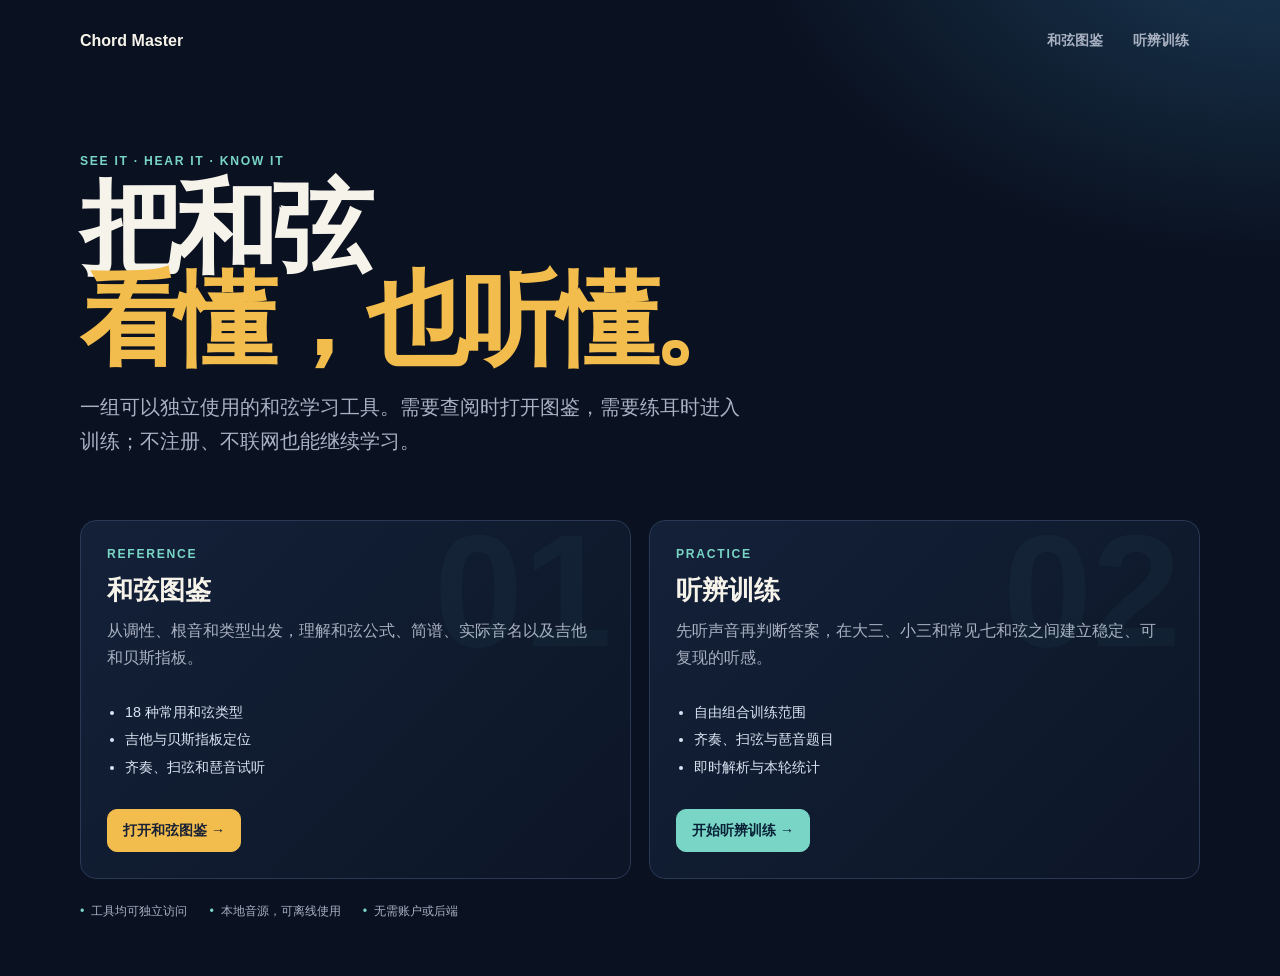
<file: index.html>
<!doctype html>
<html lang="zh-CN">
<head>
  <meta charset="utf-8" />
  <meta name="viewport" content="width=device-width, initial-scale=1" />
  <meta name="description" content="Chord Master：独立使用的和弦图鉴与听辨训练工具。" />
  <title>Chord Master · 和弦学习工具</title>
  <link rel="stylesheet" href="assets/css/common.css" />
  <style>
    .hero{padding:54px 0 42px;max-width:820px}.hero h1{font-size:clamp(3rem,8vw,6.8rem);line-height:.9;letter-spacing:-.065em;margin:14px 0 24px}.hero h1 span{color:var(--gold)}.hero p{color:var(--muted);font-size:clamp(1rem,2vw,1.22rem);line-height:1.75;max-width:670px}.tool-grid{display:grid;grid-template-columns:repeat(2,minmax(0,1fr));gap:18px}.tool-card{padding:26px;min-height:300px;display:flex;flex-direction:column;position:relative;overflow:hidden}.tool-card:after{content:attr(data-mark);position:absolute;right:18px;top:-22px;font-size:10rem;font-weight:900;color:rgba(121,213,198,.045);pointer-events:none}.tool-card h2{font-size:1.65rem;margin:12px 0 10px}.tool-card p{color:var(--muted);line-height:1.65;margin:0 0 28px;max-width:480px}.tool-card ul{margin:0 0 28px;padding-left:18px;color:#dbe4f4;font-size:.9rem;line-height:1.9}.tool-card .button{margin-top:auto;align-self:flex-start}.principles{display:flex;gap:22px;flex-wrap:wrap;margin-top:24px;color:var(--muted);font-size:.78rem}.principles span:before{content:'•';color:var(--teal);margin-right:7px}@media(max-width:720px){.hero{padding-top:28px}.tool-grid{grid-template-columns:1fr}.tool-card{min-height:270px}}
  </style>
</head>
<body><main class="shell">
  <nav class="site-nav"><a class="brand" href="index.html">Chord Master</a><div class="nav-links"><a href="chord-atlas.html">和弦图鉴</a><a href="ear-training.html">听辨训练</a></div></nav>
  <header class="hero"><div class="eyebrow">See it · Hear it · Know it</div><h1>把和弦<br><span>看懂，也听懂。</span></h1><p>一组可以独立使用的和弦学习工具。需要查阅时打开图鉴，需要练耳时进入训练；不注册、不联网也能继续学习。</p></header>
  <section class="tool-grid" aria-label="工具入口">
    <article class="panel tool-card" data-mark="01"><div class="eyebrow">Reference</div><h2>和弦图鉴</h2><p>从调性、根音和类型出发，理解和弦公式、简谱、实际音名以及吉他和贝斯指板。</p><ul><li>18 种常用和弦类型</li><li>吉他与贝斯指板定位</li><li>齐奏、扫弦和琶音试听</li></ul><a class="button primary" href="chord-atlas.html">打开和弦图鉴 →</a></article>
    <article class="panel tool-card" data-mark="02"><div class="eyebrow">Practice</div><h2>听辨训练</h2><p>先听声音再判断答案，在大三、小三和常见七和弦之间建立稳定、可复现的听感。</p><ul><li>自由组合训练范围</li><li>齐奏、扫弦与琶音题目</li><li>即时解析与本轮统计</li></ul><a class="button teal" href="ear-training.html">开始听辨训练 →</a></article>
  </section>
  <div class="principles"><span>工具均可独立访问</span><span>本地音源，可离线使用</span><span>无需账户或后端</span></div>
</main></body></html>
</file>
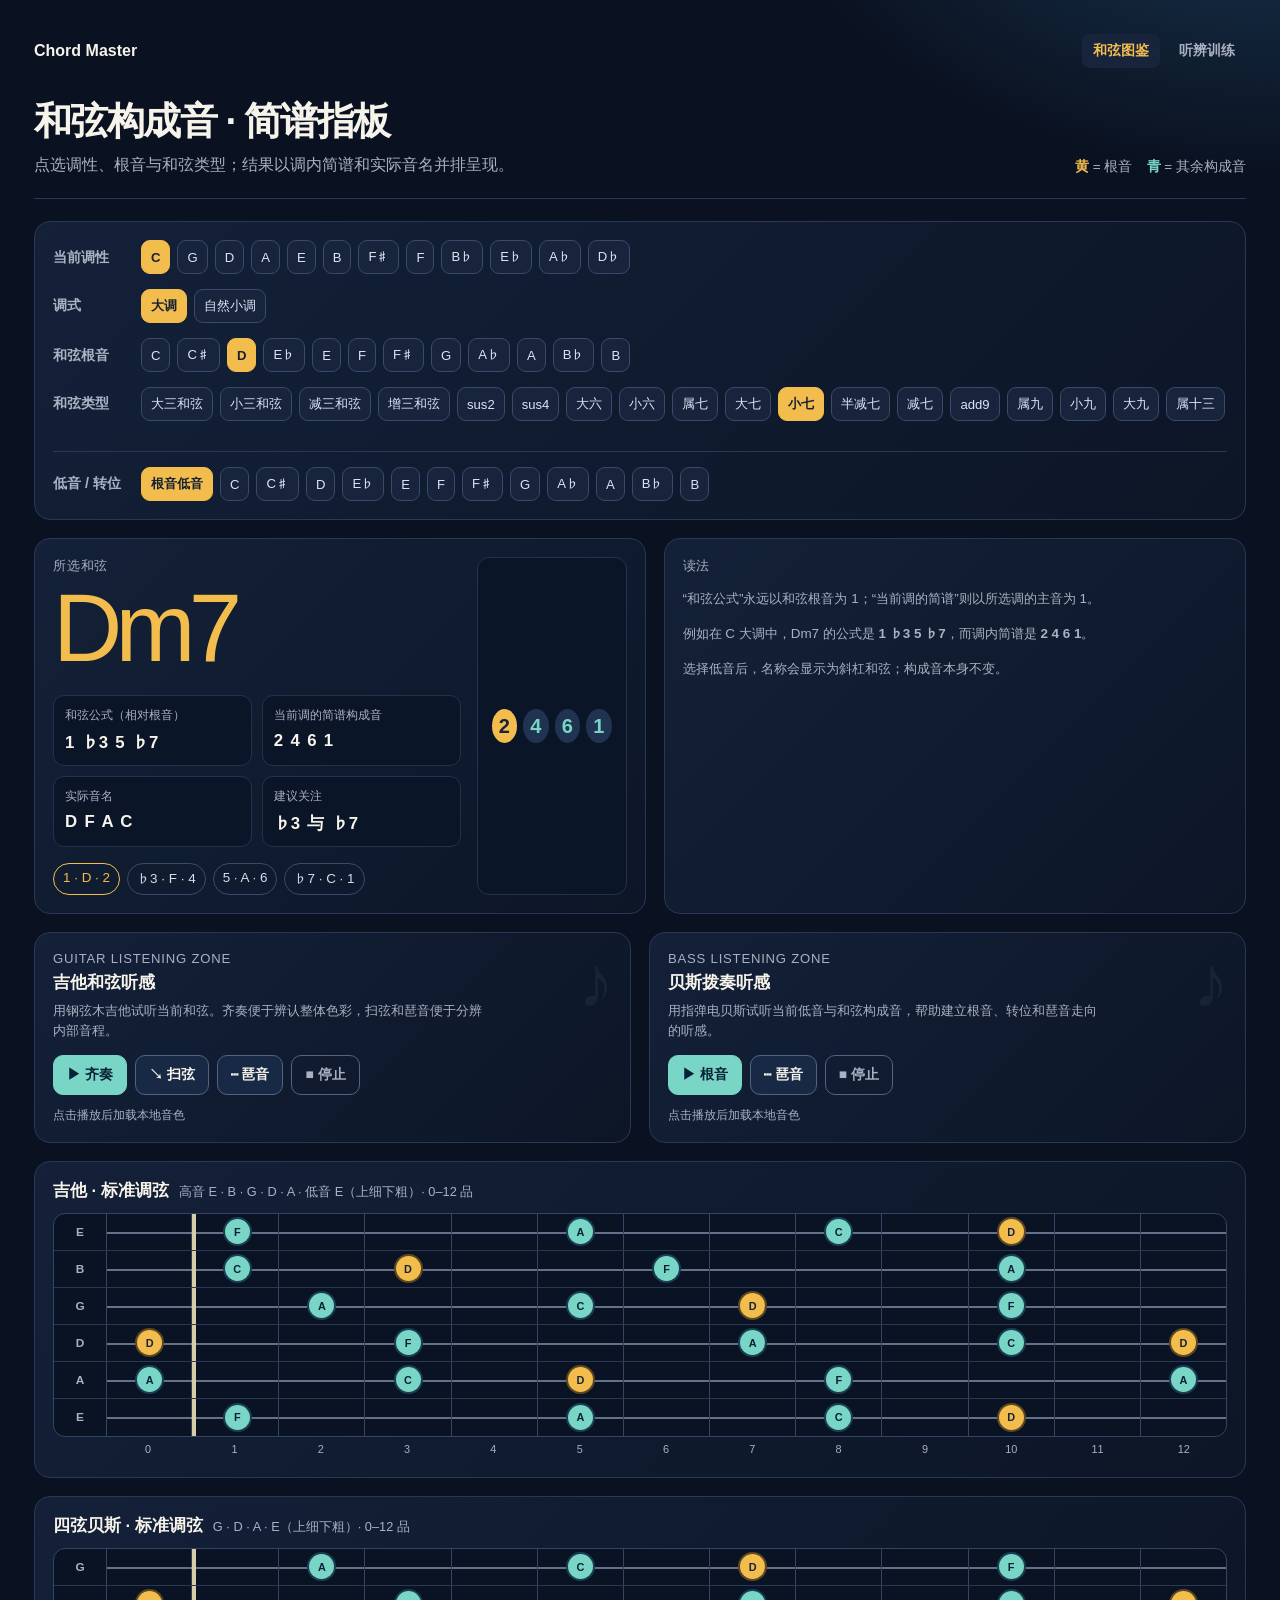
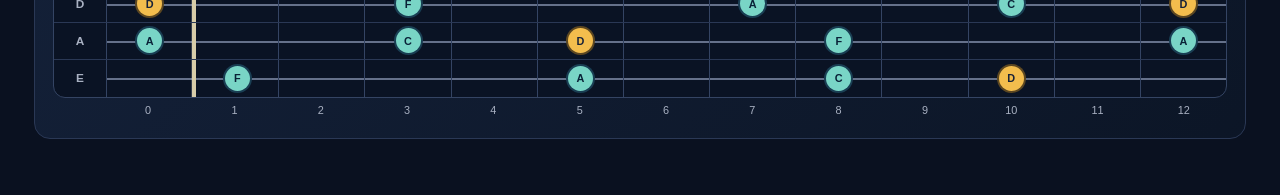
<file: chord-atlas.html>
<!doctype html>
<html lang="zh-CN">
<head>
  <meta charset="utf-8" />
  <meta name="viewport" content="width=device-width, initial-scale=1" />
  <meta name="description" content="用调内简谱、构成公式、吉他与贝斯指板查看和弦构成音。" />
  <title>和弦图鉴 · Chord Master</title>
  <link rel="icon" type="image/svg+xml" href="data:image/svg+xml,%3Csvg xmlns='http://www.w3.org/2000/svg' viewBox='0 0 64 64'%3E%3Crect width='64' height='64' rx='14' fill='%23111b2f'/%3E%3Cpath d='M14 19h36M14 32h36M14 45h36' stroke='%23f4b942' stroke-width='4' stroke-linecap='round'/%3E%3Ccircle cx='24' cy='19' r='6' fill='%23f4b942'/%3E%3Ccircle cx='39' cy='32' r='6' fill='%2386d7ca'/%3E%3C/svg%3E" />
  <style>
    :root{--ink:#f6f3ea;--muted:#a9b1c2;--navy:#0a1120;--panel:#111c31;--line:#2a3855;--gold:#f3bd4d;--teal:#79d5c6;--root:#f3bd4d;--tone:#79d5c6;--radius:16px}*{box-sizing:border-box}body{margin:0;background:radial-gradient(900px 600px at 100% -10%,#1b3b56 0%,transparent 60%),var(--navy);color:var(--ink);font-family:Inter,"Noto Sans SC","Microsoft YaHei",sans-serif;min-height:100vh}.wrap{max-width:1260px;margin:auto;padding:34px 24px 56px}header{display:flex;align-items:end;justify-content:space-between;border-bottom:1px solid var(--line);padding-bottom:22px;margin-bottom:22px}h1{font-size:clamp(1.6rem,3vw,2.5rem);letter-spacing:-.04em;margin:0}header p{color:var(--muted);margin:8px 0 0;font-size:1rem}.legend{color:var(--muted);font-size:.85rem;text-align:right}.legend b{color:var(--gold)}.panel{background:linear-gradient(135deg,rgba(20,33,57,.96),rgba(12,22,39,.95));border:1px solid var(--line);border-radius:var(--radius);padding:18px}.controls{display:grid;gap:15px}.control-label{display:flex;gap:12px;align-items:baseline}.control-label strong{font-size:.9rem;color:var(--muted);min-width:76px}.button-row{display:flex;flex-wrap:wrap;gap:7px}.choice{border:1px solid #3b4a6b;background:#17243c;color:#dbe4f4;border-radius:9px;padding:9px 11px;font:inherit;font-size:.9rem;cursor:pointer;transition:.15s}.choice:hover{border-color:#8ea2c8;transform:translateY(-1px)}.choice.active{background:var(--gold);color:#172034;border-color:var(--gold);font-weight:750}.choice.small{padding:7px 9px;font-size:.82rem}.layout{display:grid;grid-template-columns:1.05fr 1fr;gap:18px;margin-top:18px}.result{display:grid;grid-template-columns:1fr 150px;gap:16px;min-height:308px}.chord-name{font-size:clamp(3.2rem,8vw,6rem);line-height:.9;letter-spacing:-.07em;color:var(--gold);margin:10px 0 24px}.subtle{font-size:.82rem;letter-spacing:.06em;text-transform:uppercase;color:var(--muted)}.facts{display:grid;grid-template-columns:repeat(2,minmax(0,1fr));gap:10px}.fact{background:#0b1528;border:1px solid #22324e;border-radius:11px;padding:11px}.fact span{display:block;color:var(--muted);font-size:.76rem;margin-bottom:7px}.fact b{font-size:1.05rem;word-spacing:.16em}.jianpu{display:flex;align-items:center;justify-content:center;gap:6px;background:#0b1528;border:1px solid #22324e;border-radius:12px;padding:20px 14px;min-height:250px}.j-note{display:flex;align-items:center;justify-content:center;width:28px;height:34px;border-radius:50%;font-size:1.25rem;font-weight:800;background:#203452;color:var(--teal);position:relative}.j-note.root{background:var(--gold);color:#182238}.j-note .acc{position:absolute;top:-11px;font-size:.65rem;color:var(--ink);font-weight:600}.j-note .oct{position:absolute;bottom:-12px;font-size:.9rem;color:var(--muted)}.degree-list{display:flex;gap:7px;flex-wrap:wrap;margin-top:16px}.degree-chip{font-size:.84rem;border:1px solid #3b4a6b;border-radius:99px;padding:6px 9px;color:#d6deed}.degree-chip.root{border-color:var(--gold);color:var(--gold)}.listening{display:grid;grid-template-columns:1fr 1fr;gap:18px;margin-top:18px}.listen-zone{position:relative;overflow:hidden}.listen-zone:after{content:"♪";position:absolute;right:16px;top:8px;font-size:4.5rem;color:rgba(121,213,198,.07);pointer-events:none}.listen-zone h2{font-size:1.08rem;margin:4px 0 7px}.listen-zone p{color:var(--muted);font-size:.82rem;line-height:1.5;margin:0 0 14px;max-width:78%}.transport{display:flex;gap:8px;flex-wrap:wrap}.play-button{border:1px solid #526482;background:#172945;color:var(--ink);border-radius:10px;padding:10px 13px;font:inherit;font-size:.86rem;font-weight:700;cursor:pointer}.play-button:hover{border-color:var(--teal);color:var(--teal)}.play-button.primary{background:var(--teal);border-color:var(--teal);color:#092137}.play-button.stop{background:transparent;color:var(--muted)}.listen-status{font-size:.76rem;color:var(--muted);margin-top:12px;min-height:1.2em}.boards{display:grid;gap:18px;margin-top:18px}.board-title{display:flex;align-items:baseline;gap:10px;margin:0 0 11px}.board-title h2{font-size:1.04rem;margin:0}.board-title span{font-size:.8rem;color:var(--muted)}.fretboard{overflow-x:auto;padding-bottom:4px}.strings{min-width:700px;border:1px solid #344463;border-radius:12px;overflow:hidden;background:#0a1324}.string{display:grid;grid-template-columns:52px repeat(13,1fr);min-height:37px;align-items:center;position:relative}.string:not(:last-child){border-bottom:1px solid #2a3855}.string-label{font-size:.74rem;text-align:center;color:var(--muted);font-weight:700}.fret{height:100%;display:flex;align-items:center;justify-content:center;border-left:1px solid #344463;position:relative}.fret.nut-edge{border-left:4px solid #d8cda9;box-shadow:-1px 0 0 rgba(255,255,255,.18)}.fret:before{content:"";position:absolute;left:0;right:0;top:50%;border-top:2px solid #65718a;z-index:0}.note-dot{z-index:1;width:25px;height:25px;border-radius:50%;display:grid;place-items:center;font-size:.68rem;font-weight:800;background:#273754;color:#cad6eb}.note-dot.chord{background:var(--teal);color:#092137;box-shadow:0 0 0 2px #193e53}.note-dot.root{background:var(--gold);color:#182238;box-shadow:0 0 0 2px #5c4721}.fret-num{font-size:.68rem;color:var(--muted);text-align:center;padding:6px 0 0 52px;display:grid;grid-template-columns:repeat(13,1fr)}.hint{color:var(--muted);font-size:.84rem;line-height:1.55;margin:14px 0 0}.bass-row{margin-top:15px;padding-top:15px;border-top:1px solid var(--line)}@media(max-width:780px){.wrap{padding:22px 14px 44px}header{display:block}.legend{text-align:left;margin-top:12px}.layout,.listening{grid-template-columns:1fr}.result{grid-template-columns:1fr}.jianpu{min-height:84px;justify-content:flex-start}.facts{grid-template-columns:1fr}.control-label{display:block}.control-label strong{display:block;margin-bottom:8px}.choice{padding:8px 9px}}
  </style>
  <style>
    .site-nav{display:flex;justify-content:space-between;align-items:center;margin-bottom:28px}.site-nav a{color:var(--muted);text-decoration:none;font-size:.86rem;font-weight:700}.site-nav>a{color:var(--ink);font-size:1rem}.site-nav div{display:flex;gap:8px}.site-nav div a{padding:8px 11px;border-radius:8px}.site-nav a.active,.site-nav div a:hover{background:#17243c;color:var(--gold)}
  </style>
</head>
<body>
<main class="wrap">
  <nav class="site-nav" aria-label="主导航"><a href="index.html">Chord Master</a><div><a class="active" href="chord-atlas.html">和弦图鉴</a><a href="ear-training.html">听辨训练</a></div></nav>
  <header><div><h1>和弦构成音 · 简谱指板</h1><p>点选调性、根音与和弦类型；结果以调内简谱和实际音名并排呈现。</p></div><div class="legend"><b>黄</b> = 根音　<b style="color:var(--teal)">青</b> = 其余构成音</div></header>
  <section class="panel controls" aria-label="和弦选择">
    <div class="control-label"><strong>当前调性</strong><div class="button-row" id="keyChoices"></div></div>
    <div class="control-label"><strong>调式</strong><div class="button-row" id="modeChoices"></div></div>
    <div class="control-label"><strong>和弦根音</strong><div class="button-row" id="rootChoices"></div></div>
    <div class="control-label"><strong>和弦类型</strong><div class="button-row" id="typeChoices"></div></div>
    <div class="bass-row control-label"><strong>低音 / 转位</strong><div class="button-row" id="bassChoices"></div></div>
  </section>
  <section class="layout">
    <article class="panel result"><div><div class="subtle">所选和弦</div><div class="chord-name" id="chordName">Dm7</div><div class="facts"><div class="fact"><span>和弦公式（相对根音）</span><b id="formula"></b></div><div class="fact"><span>当前调的简谱构成音</span><b id="jianpuText"></b></div><div class="fact"><span>实际音名</span><b id="noteNames"></b></div><div class="fact"><span>建议关注</span><b id="focusText"></b></div></div><div class="degree-list" id="degreeList"></div></div><div class="jianpu" id="jianpuStack" aria-label="简谱构成音"></div></article>
    <aside class="panel"><div class="subtle">读法</div><p class="hint">“和弦公式”永远以和弦根音为 1；“当前调的简谱”则以所选调的主音为 1。</p><p class="hint">例如在 C 大调中，Dm7 的公式是 <b>1 ♭3 5 ♭7</b>，而调内简谱是 <b>2 4 6 1</b>。</p><p class="hint">选择低音后，名称会显示为斜杠和弦；构成音本身不变。</p></aside>
  </section>
  <section class="listening" aria-label="和弦听感训练">
    <article class="panel listen-zone"><div class="subtle">Guitar listening zone</div><h2>吉他和弦听感</h2><p>用钢弦木吉他试听当前和弦。齐奏便于辨认整体色彩，扫弦和琶音便于分辨内部音程。</p><div class="transport"><button class="play-button primary" data-audio="guitar-chord">▶ 齐奏</button><button class="play-button" data-audio="guitar-strum">↘ 扫弦</button><button class="play-button" data-audio="guitar-arp">⋯ 琶音</button><button class="play-button stop" data-audio="stop">■ 停止</button></div><div class="listen-status" id="guitarStatus">点击播放后加载本地音色</div></article>
    <article class="panel listen-zone"><div class="subtle">Bass listening zone</div><h2>贝斯拨奏听感</h2><p>用指弹电贝斯试听当前低音与和弦构成音，帮助建立根音、转位和琶音走向的听感。</p><div class="transport"><button class="play-button primary" data-audio="bass-root">▶ 根音</button><button class="play-button" data-audio="bass-arp">⋯ 琶音</button><button class="play-button stop" data-audio="stop">■ 停止</button></div><div class="listen-status" id="bassStatus">点击播放后加载本地音色</div></article>
  </section>
  <section class="boards"><article class="panel"><div class="board-title"><h2>吉他 · 标准调弦</h2><span>高音 E · B · G · D · A · 低音 E（上细下粗）· 0–12 品</span></div><div class="fretboard" id="guitarBoard"></div></article><article class="panel"><div class="board-title"><h2>四弦贝斯 · 标准调弦</h2><span>G · D · A · E（上细下粗）· 0–12 品</span></div><div class="fretboard" id="bassBoard"></div></article></section>
</main>
<script>
const NAMES=['C','C♯','D','E♭','E','F','F♯','G','A♭','A','B♭','B'];
const KEYS=[['C',0],['G',7],['D',2],['A',9],['E',4],['B',11],['F♯',6],['F',5],['B♭',10],['E♭',3],['A♭',8],['D♭',1]];
const TYPES=[
 ['大三和弦','', [0,4,7],['1','3','5']],['小三和弦','m',[0,3,7],['1','♭3','5']],['减三和弦','dim',[0,3,6],['1','♭3','♭5']],['增三和弦','aug',[0,4,8],['1','3','♯5']],['sus2','sus2',[0,2,7],['1','2','5']],['sus4','sus4',[0,5,7],['1','4','5']],
 ['大六','6',[0,4,7,9],['1','3','5','6']],['小六','m6',[0,3,7,9],['1','♭3','5','6']],['属七','7',[0,4,7,10],['1','3','5','♭7']],['大七','maj7',[0,4,7,11],['1','3','5','7']],['小七','m7',[0,3,7,10],['1','♭3','5','♭7']],['半减七','m7♭5',[0,3,6,10],['1','♭3','♭5','♭7']],['减七','dim7',[0,3,6,9],['1','♭3','♭5','♭♭7']],
 ['add9','add9',[0,4,7,14],['1','3','5','9']],['属九','9',[0,4,7,10,14],['1','3','5','♭7','9']],['小九','m9',[0,3,7,10,14],['1','♭3','5','♭7','9']],['大九','maj9',[0,4,7,11,14],['1','3','5','7','9']],['属十三','13',[0,4,7,10,14,21],['1','3','5','♭7','9','13']]
];
const query=new URLSearchParams(location.search),queryRoot=Number(query.get('root')),queryType=Number(query.get('type'));
let state={key:0,mode:'major',root:query.has('root')&&Number.isInteger(queryRoot)&&queryRoot>=0&&queryRoot<12?queryRoot:2,type:query.has('type')&&Number.isInteger(queryType)&&queryType>=0&&queryType<TYPES.length?queryType:10,bass:null};
const major=[0,2,4,5,7,9,11], minor=[0,2,3,5,7,8,10];
function pc(n){return ((n%12)+12)%12} function name(n){return NAMES[pc(n)]}
function drawChoices(id,items,active,onclick,small=false){const el=document.getElementById(id);el.innerHTML='';items.forEach((item,i)=>{const b=document.createElement('button');b.className='choice'+(i===active?' active':'')+(small?' small':'');b.textContent=Array.isArray(item)?item[0]:item;b.onclick=()=>onclick(i);el.appendChild(b)})}
function keyDegree(p){const tonic=KEYS[state.key][1], scale=state.mode==='major'?major:minor;const rel=pc(p-tonic);let exact=scale.indexOf(rel);if(exact>=0)return String(exact+1);let best={d:99,i:0,delta:0};scale.forEach((v,i)=>{let delta=rel-v;if(delta>6)delta-=12;if(delta<-6)delta+=12;if(Math.abs(delta)<best.d)best={d:Math.abs(delta),i,delta}});return (best.delta===1?'♯':best.delta===-1?'♭':best.delta===2?'♯♯':'♭♭')+(best.i+1)}
function makeBoard(id,strings){let out='<div class="strings">';strings.forEach((s)=>{out+='<div class="string"><div class="string-label">'+name(s)+'</div>';for(let fret=0;fret<=12;fret++){out+='<div class="fret'+(fret===1?' nut-edge':'')+'" data-pc="'+pc(s+fret)+'"></div>'}out+='</div>'});out+='</div><div class="fret-num">'+Array.from({length:13},(_,i)=>'<span>'+i+'</span>').join('')+'</div>';document.getElementById(id).innerHTML=out}
function update(){const root=state.root,type=TYPES[state.type],notes=type[2].map(x=>pc(root+x)),formula=type[3];const bass=state.bass;const chord=name(root)+type[1]+(bass!==null&&bass!==root?'/'+name(bass):'');document.getElementById('chordName').textContent=chord;document.getElementById('formula').textContent=formula.join('  ');document.getElementById('jianpuText').textContent=notes.map(keyDegree).join('  ');document.getElementById('noteNames').textContent=notes.map(name).join('  ');document.getElementById('focusText').textContent=type[1].includes('m')?'♭3 与 ♭7':'3 与 7';document.getElementById('degreeList').innerHTML=formula.map((x,i)=>'<span class="degree-chip '+(i===0?'root':'')+'">'+x+' · '+name(notes[i])+' · '+keyDegree(notes[i])+'</span>').join('');document.getElementById('jianpuStack').innerHTML=notes.map((n,i)=>{let d=keyDegree(n),acc='';if(d[0]==='♭'||d[0]==='♯'){acc=d[0];d=d.slice(1)}return '<div class="j-note '+(i===0?'root':'')+'"><span class="acc">'+acc+'</span>'+d+'</div>'}).join('');document.querySelectorAll('.fret').forEach(el=>{const p=+el.dataset.pc;let cls=notes.includes(p)?'note-dot chord':'';if(p===root)cls='note-dot root';el.innerHTML=cls?'<span class="'+cls+'">'+name(p).replace('♯','#').replace('♭','b')+'</span>':''});drawAll()}
function drawAll(){drawChoices('keyChoices',KEYS,state.key,i=>{state.key=i;update()},true);drawChoices('modeChoices',['大调','自然小调'],state.mode==='major'?0:1,i=>{state.mode=i?'minor':'major';update()},true);drawChoices('rootChoices',NAMES,state.root,i=>{stopAudio('和弦已更新，点击试听');state.root=i;if(state.bass===null)state.bass=null;update()},true);drawChoices('typeChoices',TYPES,state.type,i=>{stopAudio('和弦已更新，点击试听');state.type=i;update()},true);const choices=[['根音低音',null],...NAMES.map((x,i)=>[x,i])];const ai=choices.findIndex(x=>x[1]===state.bass);drawChoices('bassChoices',choices,ai,i=>{stopAudio('低音已更新，点击试听');state.bass=choices[i][1];update()},true)}
const AUDIO_SAMPLES={guitar:[{m:48,u:'assets/audio/guitar/C3.mp3'},{m:60,u:'assets/audio/guitar/C4.mp3'},{m:72,u:'assets/audio/guitar/C5.mp3'}],bass:[{m:28,u:'assets/audio/bass/E1.mp3'},{m:40,u:'assets/audio/bass/E2.mp3'},{m:52,u:'assets/audio/bass/E3.mp3'}]};
let activeAudio=[],audioTimers=[];
function stopAudio(message='已停止'){audioTimers.forEach(clearTimeout);audioTimers=[];activeAudio.forEach(a=>{a.pause();a.currentTime=0});activeAudio=[];document.getElementById('guitarStatus').textContent=message;document.getElementById('bassStatus').textContent=message}
function midiForPc(p,min){let m=min;while(pc(m)!==pc(p))m++;return m}
function ascendingNotes(pcs,start){let cursor=start-1;return pcs.map(p=>{cursor++;while(pc(cursor)!==pc(p))cursor++;return cursor})}
function guitarVoicing(){const chordPcs=TYPES[state.type][2].map(i=>pc(state.root+i));const bassPc=state.bass===null?state.root:state.bass;const voices=[bassPc,...chordPcs.filter(p=>p!==bassPc)];while(voices.length<6)voices.push(chordPcs[(voices.length-1)%chordPcs.length]);return ascendingNotes(voices.slice(0,6),midiForPc(bassPc,40))}
function bassLine(){const bassPc=state.bass===null?state.root:state.bass;const chordPcs=TYPES[state.type][2].map(i=>pc(state.root+i));const sequence=[bassPc,...chordPcs.filter(p=>p!==bassPc)];return ascendingNotes(sequence,midiForPc(bassPc,28))}
function nearestSample(kind,midi){return AUDIO_SAMPLES[kind].reduce((best,s)=>Math.abs(s.m-midi)<Math.abs(best.m-midi)?s:best)}
function playNote(kind,midi,delay=0,volume=.72){const fire=()=>{const sample=nearestSample(kind,midi),a=new Audio(sample.u);a.preload='auto';a.volume=volume;a.playbackRate=Math.pow(2,(midi-sample.m)/12);a.preservesPitch=false;a.mozPreservesPitch=false;a.webkitPreservesPitch=false;activeAudio.push(a);a.onended=()=>{activeAudio=activeAudio.filter(x=>x!==a)};a.play().catch(()=>{document.getElementById(kind==='guitar'?'guitarStatus':'bassStatus').textContent='音色加载失败，请刷新后重试'})};if(delay){audioTimers.push(setTimeout(fire,delay))}else fire()}
function playPattern(action){stopAudio('准备播放…');if(action==='guitar-chord'){const notes=guitarVoicing();notes.forEach(n=>playNote('guitar',n,0,.34));document.getElementById('guitarStatus').textContent='正在齐奏 · '+notes.map(n=>name(n)).join('–')}if(action==='guitar-strum'){const notes=guitarVoicing();notes.forEach((n,i)=>playNote('guitar',n,i*72,.5));document.getElementById('guitarStatus').textContent='正在向下扫弦 · '+notes.map(n=>name(n)).join('–')}if(action==='guitar-arp'){const notes=guitarVoicing();notes.forEach((n,i)=>playNote('guitar',n,i*360,.64));document.getElementById('guitarStatus').textContent='正在琶音 · '+notes.map(n=>name(n)).join('–')}if(action==='bass-root'){const n=bassLine()[0];playNote('bass',n,0,.82);document.getElementById('bassStatus').textContent='正在拨奏低音 · '+name(n)}if(action==='bass-arp'){const notes=bassLine();notes.forEach((n,i)=>playNote('bass',n,i*480,.78));document.getElementById('bassStatus').textContent='正在琶音 · '+notes.map(n=>name(n)).join('–')}}
document.querySelectorAll('[data-audio]').forEach(button=>button.addEventListener('click',()=>button.dataset.audio==='stop'?stopAudio():playPattern(button.dataset.audio)));
makeBoard('guitarBoard',[4,11,7,2,9,4]);makeBoard('bassBoard',[7,2,9,4]);update();
</script>
</body></html>
</file>
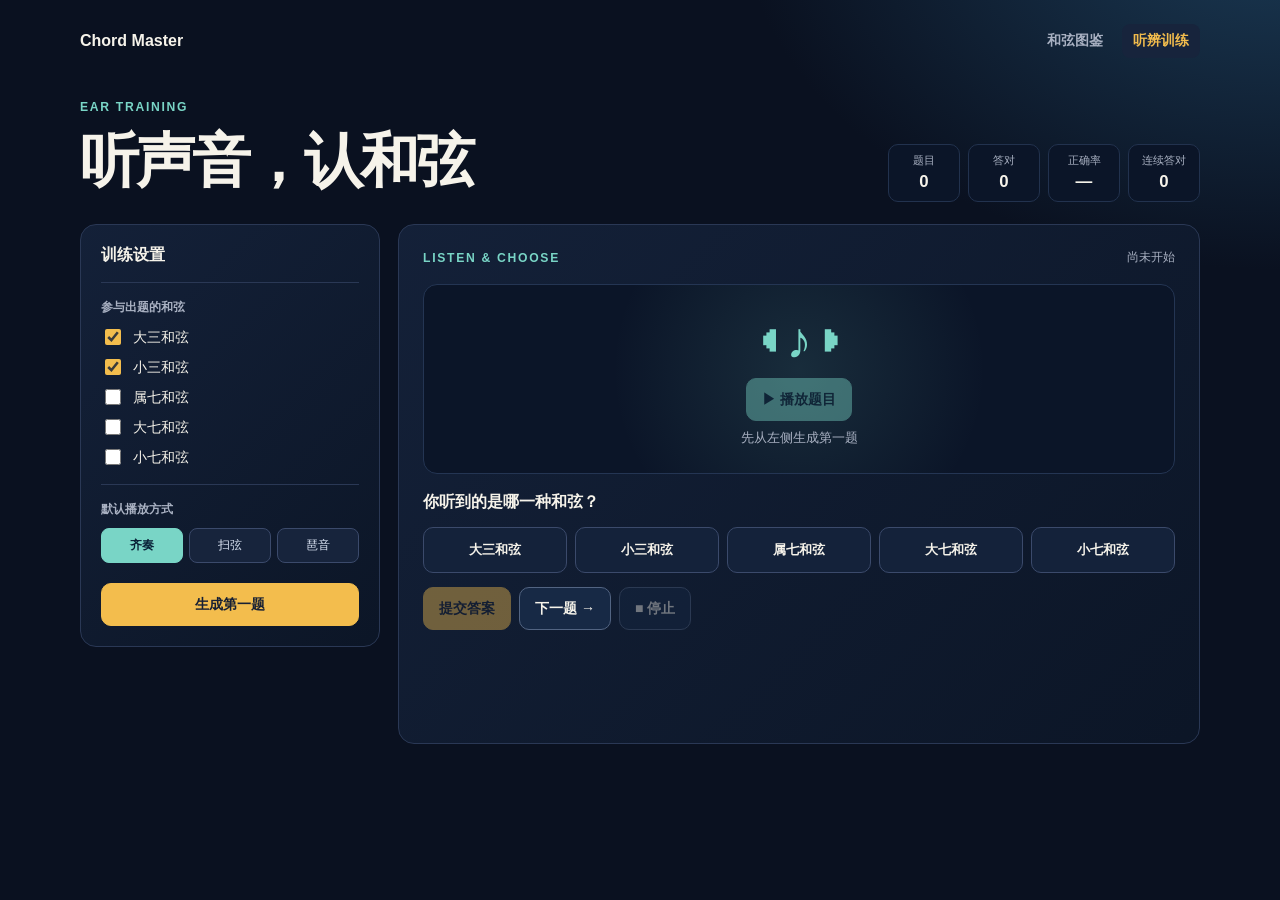
<file: ear-training.html>
<!doctype html>
<html lang="zh-CN">
<head>
  <meta charset="utf-8" />
  <meta name="viewport" content="width=device-width, initial-scale=1" />
  <meta name="description" content="通过真实吉他音色训练常用和弦的听辨能力。" />
  <title>听辨训练 · Chord Master</title>
  <link rel="stylesheet" href="assets/css/common.css" />
  <style>
    .page-head{display:flex;justify-content:space-between;align-items:end;margin-bottom:22px}.page-head h1{font-size:clamp(2rem,5vw,3.7rem);letter-spacing:-.05em;margin:8px 0 0}.session-stats{display:grid;grid-template-columns:repeat(4,1fr);gap:8px}.stat{background:#0b1528;border:1px solid #22324e;border-radius:10px;padding:9px 12px;text-align:center;min-width:72px}.stat span{display:block;color:var(--muted);font-size:.67rem;margin-bottom:4px}.stat b{font-size:1.05rem}.training-layout{display:grid;grid-template-columns:300px 1fr;gap:18px}.settings{padding:20px;align-self:start}.settings h2,.question h2{font-size:1rem;margin:0 0 14px}.setting-group{border-top:1px solid var(--line);padding-top:16px;margin-top:16px}.setting-label{display:block;color:var(--muted);font-size:.76rem;font-weight:700;margin-bottom:10px}.check-list{display:grid;gap:8px}.check{display:flex;gap:9px;align-items:center;font-size:.88rem;cursor:pointer}.check input{accent-color:var(--gold);width:16px;height:16px}.mode-row{display:grid;grid-template-columns:repeat(3,1fr);gap:6px}.mode{border:1px solid #3b4a6b;background:#17243c;color:#dbe4f4;border-radius:8px;padding:8px 4px;font:inherit;font-size:.75rem;cursor:pointer}.mode.active{background:var(--teal);border-color:var(--teal);color:#092137;font-weight:800}.settings .button{width:100%;margin-top:20px}.question{padding:24px;min-height:520px;display:flex;flex-direction:column}.question-top{display:flex;justify-content:space-between;align-items:center}.question-number{color:var(--muted);font-size:.76rem}.sound-stage{display:grid;place-items:center;text-align:center;min-height:190px;margin:18px 0;border:1px solid #243553;border-radius:14px;background:radial-gradient(circle at 50% 45%,rgba(121,213,198,.12),transparent 48%),#0b1528}.sound-icon{font-size:3.2rem;color:var(--teal);margin-bottom:8px}.sound-stage p{color:var(--muted);font-size:.82rem;margin:8px 0 0}.answers{display:grid;grid-template-columns:repeat(5,1fr);gap:8px}.answer{border:1px solid #3b4a6b;background:#14223a;color:var(--ink);border-radius:10px;padding:13px 8px;font:inherit;font-size:.84rem;font-weight:750;cursor:pointer}.answer:hover,.answer.selected{border-color:var(--gold);color:var(--gold)}.answer.correct{border-color:var(--success);background:rgba(141,224,173,.12);color:var(--success)}.answer.wrong{border-color:var(--danger);background:rgba(255,143,135,.1);color:var(--danger)}.answer:disabled{cursor:default}.actions{display:flex;gap:8px;margin-top:14px}.feedback{display:none;margin-top:18px;padding:16px;border-radius:12px;background:#0b1528;border:1px solid #263958}.feedback.show{display:block}.feedback.good{border-color:rgba(141,224,173,.5)}.feedback.bad{border-color:rgba(255,143,135,.5)}.feedback h3{margin:0 0 8px;font-size:1.05rem}.feedback p{color:var(--muted);font-size:.85rem;line-height:1.6;margin:6px 0}.feedback strong{color:var(--ink)}.feedback a{color:var(--gold)}@media(max-width:850px){.page-head{display:block}.session-stats{margin-top:18px}.training-layout{grid-template-columns:1fr}.answers{grid-template-columns:repeat(2,1fr)}}@media(max-width:500px){.session-stats{grid-template-columns:repeat(2,1fr)}.question{padding:16px}.actions{flex-wrap:wrap}}
    .answers{grid-template-columns:repeat(auto-fit,minmax(120px,1fr))}
  </style>
</head>
<body><main class="shell">
  <nav class="site-nav"><a class="brand" href="index.html">Chord Master</a><div class="nav-links"><a href="chord-atlas.html">和弦图鉴</a><a class="active" href="ear-training.html">听辨训练</a></div></nav>
  <header class="page-head"><div><div class="eyebrow">Ear training</div><h1>听声音，认和弦</h1></div><div class="session-stats"><div class="stat"><span>题目</span><b id="questionCount">0</b></div><div class="stat"><span>答对</span><b id="correctCount">0</b></div><div class="stat"><span>正确率</span><b id="accuracy">—</b></div><div class="stat"><span>连续答对</span><b id="streak">0</b></div></div></header>
  <div class="training-layout">
    <aside class="panel settings"><h2>训练设置</h2><div class="setting-group"><span class="setting-label">参与出题的和弦</span><div class="check-list" id="typeSettings"></div></div><div class="setting-group"><span class="setting-label">默认播放方式</span><div class="mode-row"><button class="mode active" data-mode="chord">齐奏</button><button class="mode" data-mode="strum">扫弦</button><button class="mode" data-mode="arp">琶音</button></div></div><button class="button primary" id="newQuestion">生成第一题</button></aside>
    <section class="panel question"><div class="question-top"><div class="eyebrow">Listen & choose</div><span class="question-number" id="questionLabel">尚未开始</span></div><div class="sound-stage"><div><div class="sound-icon">◖♪◗</div><button class="button teal" id="playQuestion" disabled>▶ 播放题目</button><p id="soundStatus">先从左侧生成第一题</p></div></div><h2>你听到的是哪一种和弦？</h2><div class="answers" id="answers"></div><div class="actions"><button class="button primary" id="submitAnswer" disabled>提交答案</button><button class="button" id="nextQuestion" hidden>下一题 →</button><button class="button" id="stopAudio" disabled>■ 停止</button></div><div class="feedback" id="feedback" aria-live="polite"></div></section>
  </div>
</main>
<script src="assets/js/music-theory.js"></script><script src="assets/js/audio-engine.js"></script><script src="assets/js/ear-training.js"></script>
</body></html>
</file>
<file: assets/css/common.css>
:root{--ink:#f6f3ea;--muted:#a9b1c2;--navy:#0a1120;--panel:#111c31;--line:#2a3855;--gold:#f3bd4d;--teal:#79d5c6;--danger:#ff8f87;--success:#8de0ad;--radius:16px}*{box-sizing:border-box}body{margin:0;min-height:100vh;background:radial-gradient(900px 600px at 100% -10%,#1b3b56 0%,transparent 60%),var(--navy);color:var(--ink);font-family:Inter,"Noto Sans SC","Microsoft YaHei",sans-serif}.shell{width:min(1120px,calc(100% - 32px));margin:auto;padding:24px 0 56px}.site-nav{display:flex;justify-content:space-between;align-items:center;margin-bottom:42px}.brand{color:var(--ink);font-size:1rem;font-weight:800;text-decoration:none}.nav-links{display:flex;gap:8px}.nav-links a{color:var(--muted);font-size:.86rem;font-weight:700;text-decoration:none;padding:8px 11px;border-radius:8px}.nav-links a:hover,.nav-links a.active{background:#17243c;color:var(--gold)}.eyebrow{color:var(--teal);font-size:.76rem;font-weight:800;letter-spacing:.14em;text-transform:uppercase}.panel{background:linear-gradient(135deg,rgba(20,33,57,.97),rgba(12,22,39,.96));border:1px solid var(--line);border-radius:var(--radius)}.button{border:1px solid #526482;background:#172945;color:var(--ink);border-radius:10px;padding:11px 15px;font:inherit;font-size:.88rem;font-weight:750;cursor:pointer;text-decoration:none;display:inline-flex;align-items:center;justify-content:center;gap:7px}.button:hover{border-color:var(--teal);color:var(--teal)}.button.primary{background:var(--gold);border-color:var(--gold);color:#172034}.button.teal{background:var(--teal);border-color:var(--teal);color:#092137}.button:disabled{opacity:.42;cursor:not-allowed}.muted{color:var(--muted)}@media(max-width:680px){.shell{width:min(100% - 24px,1120px);padding-top:16px}.site-nav{align-items:flex-start;margin-bottom:28px}.nav-links{gap:2px}.nav-links a{padding:7px;font-size:.78rem}}
</file>
